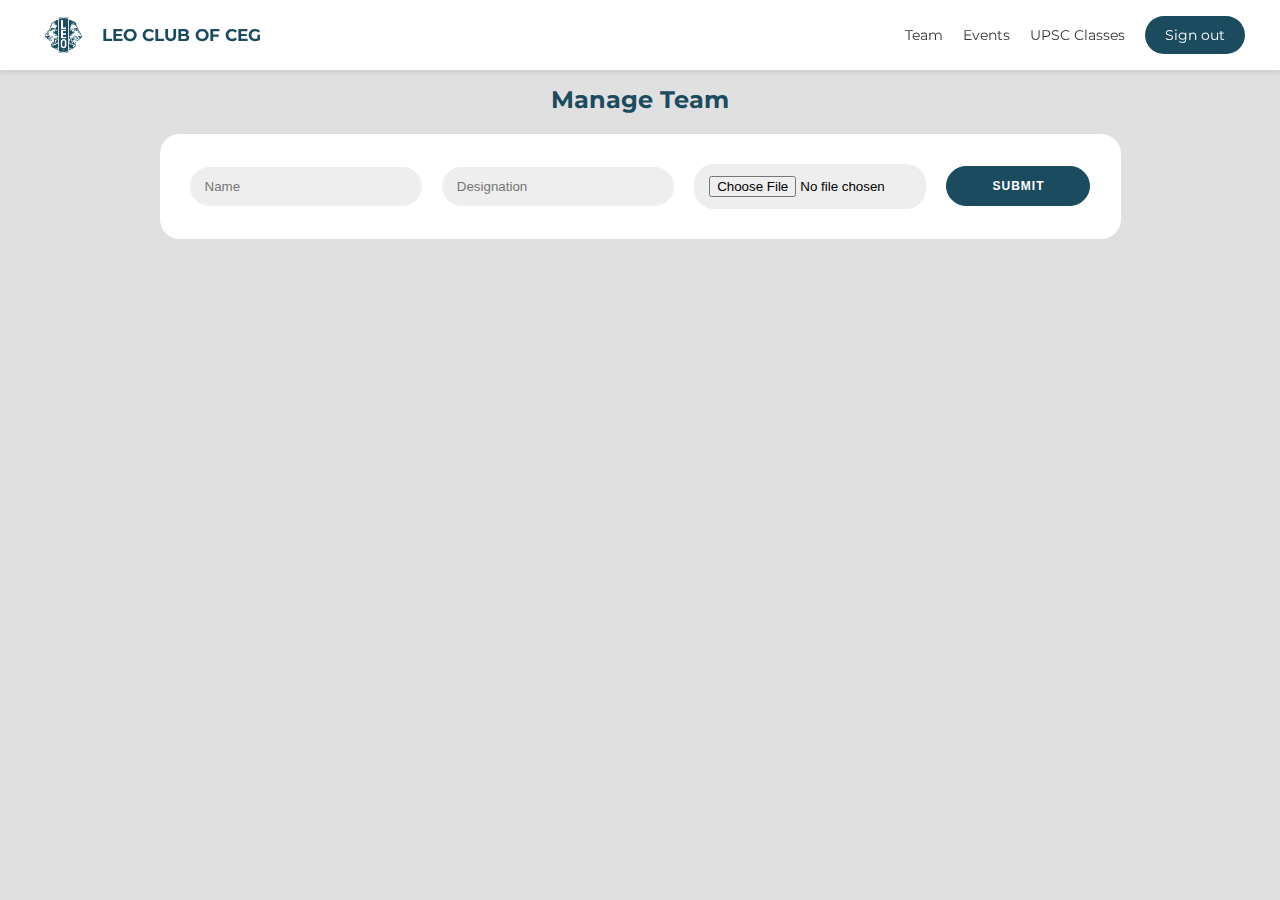
<file: admin.html>
<!DOCTYPE html>
<html lang="en">
<head>
    <meta charset="UTF-8">
    <meta name="viewport" content="width=device-width, initial-scale=1.0">
    <title>LEO CLUB OF CEG-Admin</title>
    <link rel="stylesheet" href="Styles/admin.css">
    <script src="https://ajax.googleapis.com/ajax/libs/jquery/3.6.0/jquery.min.js"></script>

</head>
<body>
    <header id="header" class="header">
        <div class="container-fluid container-xl d-flex align-items-center justify-content-between">
            <a href="/" class="logo d-flex align-items-center">
                <img src="img/pngegg.png" alt="NSS Logo"> <!-- Path to your logo image -->
                <strong>LEO CLUB OF CEG</strong>
            </a>
            <nav id="navbar" class="navbar">
                <!-- Static menu structure, dynamically controlled in original React component -->
                <ul class="nav-links">
                    <li><a class="nav-link scrollto active" href="#team">Team</a></li>
                    <li><a class="nav-link scrollto" href="events.html">Events</a></li>
                    <li><a class="nav-link scrollto" href="#activity">UPSC Classes</a></li>
                    <li><a class="getstarted scrollto" href="index.html">Sign out</a></li>
                </ul>
            </nav>
        </div>
    </header>

    <div class="admin-container">
        <div class="form-con">
            <h2>Manage Team</h2>
            <form id="addMemberForm" enctype="multipart/form-data">
                <input type="text" name="name" id="name" placeholder="Name" required/>
                <input type="text" name="designation" id="designation" placeholder="Designation" required/>
                <input type="file" name="image" id="image" placeholder="Image" required/>
                <button type="submit">Submit</button>
            </form>
            <div id="notification"></div>
        </div>
        <div class="display-container team-members">
            <!-- Container to display team members, if needed -->
        </div>
    </div>

    <script>
        $(document).ready(function() {
            $('#addMemberForm').submit(function(e) {
                e.preventDefault(); // Prevent default form submission

                // Create FormData object to send form data
                var formData = new FormData(this);

                // AJAX request to handle form submission
                $.ajax({
                    url: 'admin.php',
                    type: 'POST',
                    data: formData,
                    dataType: 'text',
                    processData: false,
                    contentType: false,
                    success: function(response) {
                        $('#notification').text(response); // Show response in notification area
                        $('#addMemberForm')[0].reset(); // Reset form fields

                        // Hide notification after 2 seconds
                        setTimeout(function() {
                            $('#notification').fadeOut();
                        }, 2000);
                    },
                    error: function(xhr, status, error) {
                        console.error('Error:', error);
                    }
                });
            });
        });
    </script>
</body>
</html>
</file>
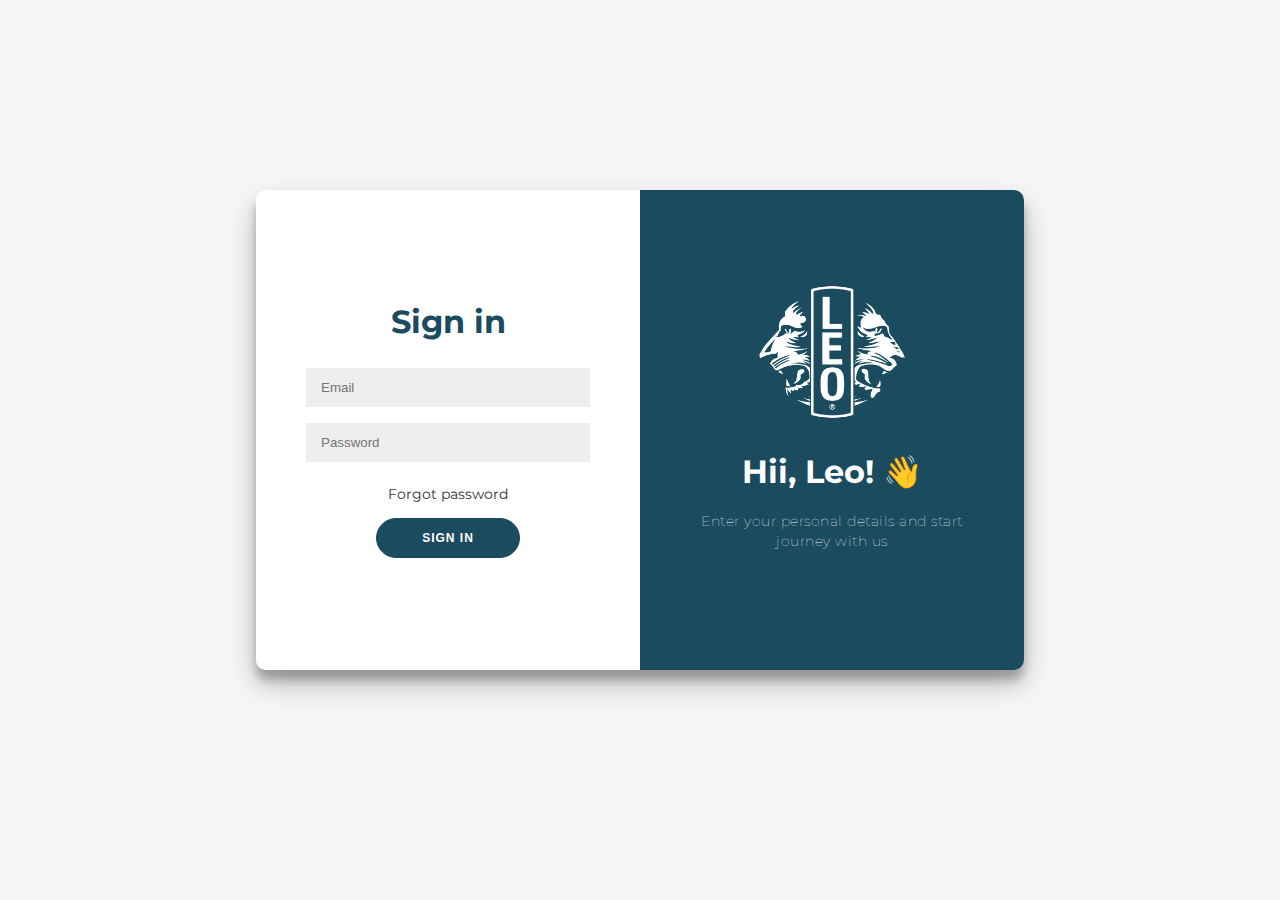
<file: signin.html>
<!DOCTYPE html>
<html lang="en">
<head>
    <meta charset="UTF-8">
    <meta name="viewport" content="width=device-width, initial-scale=1.0">
    <title>LEO CLUB OF CEG-Sign in</title>
    <link rel="stylesheet" href="Styles/signin.css">
    <script>
        function signIn() {
            event.preventDefault(); // Prevent form submission
            
            var form = document.querySelector('form');
            var formData = new FormData(form);
            
            fetch('connect.php', {
                method: 'POST',
                body: formData
            })
            .then(response => response.json())
            .then(data => {
                if (data.success) {
                    window.location.href = data.redirect; // Redirect on successful login
                } else {
                    alert(data.message); // Alert on failed login
                }
            })
            .catch(error => {
                console.error('Error:', error);
            });
        }
    </script>
</head>
<body>
    <div class="container" id="container">
        <div class="form-container sign-in-container">
            <form onsubmit="signIn()">
                <h3>Sign in</h3>
                <br>
                <input type="email" placeholder="Email" id="gmail" name="gmail" required/>
                <input type="password" placeholder="Password" id="password" name="password" required/>
                <a href="#">Forgot password</a>
                <button type="submit">Sign In</button>
            </form>
        </div>
        <div class="overlay-container">
            <div class="overlay">
                <div class="overlay-panel overlay-right">
                    <img src="img/pngegg.png" style="height: 150px; width: 150px; margin-top: -2px; margin-bottom: 25px;" alt="logo">
                    <h1>Hii, Leo! 👋</h1>
                    <p>Enter your personal details and start journey with us</p>
                </div>
            </div>
        </div>
    </div>
</body>
</html>
</file>
<file: Styles/admin.css>
@import url('https://fonts.googleapis.com/css?family=Montserrat:400,800');

* {
	box-sizing: border-box;
}

body {
	background: #e0e0e0;
	display: flex;
	justify-content: center;
	align-items: center;
	flex-direction: column;
	font-family: 'Montserrat', sans-serif;
	height: 100vh;
	margin: -20px 0 20px;
}

h1 {
	font-weight: bold;
	margin: 0;
}

h3, .h3 {
	font-weight: bold;
	margin: 0;
  color: #1A4B5F;
  font-size: 2em;
  
}

h2 {
	text-align: center;
	color: #1A4B5F;
}

p {
	font-size: 14px;
	font-weight: 100;
	line-height: 20px;
	letter-spacing: 0.5px;
	margin: 20px 0 30px;
}

span {
	font-size: 12px;
}

a {
	color: #333;
	font-size: 14px;
	text-decoration: none;
	margin: 15px 0;
}

button {
	border-radius: 20px;
	border: 1px solid #1A4B5F;
	background-color: #1A4B5F;
	color: #FFFFFF;
	font-size: 12px;
	font-weight: bold;
	padding: 12px 45px;
	letter-spacing: 1px;
	text-transform: uppercase;
	transition: transform 80ms ease-in;
}

button:hover{
	background-color: #002b3c;
}

/* Manage Team */

form {
	background-color: #ffffff;
	display: flex;
	align-items: center;
	justify-content: center;
	flex-direction: row;
	padding: 30px;
	height: 100%;
	text-align: center;
	border-radius: 20px;
	margin-top: 10px;
}

input {
	background-color: #eee;
	border: none;
	padding: 12px 15px;
	margin-right: 20px;
	width: 100%;
	border-radius: 20px;
	/* margin: 10px; */
}

.admin-container {
	margin-top: 15px;
    display: flex;
    justify-content: center;
    align-items: flex-start; /* Align items at the top */
    height: 100vh; /* Full viewport height */
    padding-top: 20px; /* Optional: Add some padding at the top */
}

.form-con {
	margin-top: 50px;
}



/* admin nav */

        /* Basic styles for the converted content */
        .header {
            position: fixed;
            top: 0;
            width: 100%;
            z-index: 1000;
            background: #fff;
            transition: 0.3s;
            box-shadow: 0 2px 5px rgba(0, 0, 0, 0.1);
        }
        .header-scrolled {
            box-shadow: 0 2px 5px rgba(0, 0, 0, 0.1);
        }
        .container-fluid {
            margin: 0 auto;
            padding: 0 25px;
            display: flex;
            justify-content: space-between;
            align-items: center;
        }
        .logo {
            display: flex;
            align-items: center;
        }
        .logo img {
          
            max-height: 40px;
            margin-left: 20px;
            margin-right: 10px;
        }
        
        strong, .strong {
          font-size: 17px;
          color: #1A4B5F;
          margin-left: 10px;
        }

        .navbar {
            display: flex;
            align-items: center;
        }
        .nav-links, .nav-links-mobile {
            list-style: none;
            padding: 0;
            margin: 0;
            display: flex;
        }
        .nav-links-mobile {
            flex-direction: column;
        }
        .nav-links li, .nav-links-mobile li {
            margin: 0 10px;
        }
        .nav-link {
            text-decoration: none;
            color: #333;
        }
        .getstarted {
            background-color: #1A4B5F;
            color: #fff;
            padding: 10px 20px;
            border: none;
            border-radius: 50px;
            cursor: pointer;
        }
        .mobile-menu-icon {
            background: none;
            border: none;
            font-size: 24px;
            cursor: pointer;
            display: none; /* Initially hidden, can be shown with JavaScript */
        }
</file>
<file: Styles/signin.css>
@import url('https://fonts.googleapis.com/css?family=Montserrat:400,800');

* {
	box-sizing: border-box;
}

body {
	background: #f6f5f7;
	display: flex;
	justify-content: center;
	align-items: center;
	flex-direction: column;
	font-family: 'Montserrat', sans-serif;
	height: 100vh;
	margin: -20px 0 20px;
}

h1 {
	font-weight: bold;
	margin: 0;
}

h3, .h3 {
	font-weight: bold;
	margin: 0;
  color: #1A4B5F;
  font-size: 2em;
  
}

h2 {
	text-align: center;
}

p {
	font-size: 14px;
	font-weight: 100;
	line-height: 20px;
	letter-spacing: 0.5px;
	margin: 20px 0 30px;
}

span {
	font-size: 12px;
}

a {
	color: #333;
	font-size: 14px;
	text-decoration: none;
	margin: 15px 0;
}

button {
	border-radius: 20px;
	border: 1px solid #1A4B5F;
	background-color: #1A4B5F;
	color: #FFFFFF;
	font-size: 12px;
	font-weight: bold;
	padding: 12px 45px;
	letter-spacing: 1px;
	text-transform: uppercase;
	transition: transform 80ms ease-in;
}


button:active {
	transform: scale(0.95);
}

button:focus {
	outline: none;
}

button.ghost {
	background-color: transparent;
	border-color: #FFFFFF;
}



form {
	background-color: #FFFFFF;
	display: flex;
	align-items: center;
	justify-content: center;
	flex-direction: column;
	padding: 0 50px;
	height: 100%;
	text-align: center;
}

input {
	background-color: #eee;
	border: none;
	padding: 12px 15px;
	margin: 8px 0;
	width: 100%;
}

.container {
	background-color: #fff;
	border-radius: 10px;
  	box-shadow: 0 14px 28px rgba(0,0,0,0.25), 
			0 10px 10px rgba(0,0,0,0.22);
	position: relative;
	overflow: hidden;
	width: 768px;
	max-width: 100%;
	min-height: 480px;
}

.form-container {
	position: absolute;
	top: 0;
	height: 100%;
	transition: all 0.6s ease-in-out;
}

.sign-in-container {
	left: 0;
	width: 50%;
	z-index: 2;
}



@keyframes show {
	0%, 49.99% {
		opacity: 0;
		z-index: 1;
	}
	
	50%, 100% {
		opacity: 1;
		z-index: 5;
	}
}

.overlay-container {
	position: absolute;
	top: 0;
	left: 50%;
	width: 50%;
	height: 100%;
	overflow: hidden;
	transition: transform 0.6s ease-in-out;
	z-index: 100;
}

.container.right-panel-active .overlay-container{
	transform: translateX(-100%);
}

.overlay {
	background: #1A4B5F;
	background: -webkit-linear-gradient(to right, #1A4B5F, #1A4B5F);
	background: linear-gradient(to right, #1A4B5F, #1A4B5F);
	background-repeat: no-repeat;
	background-size: cover;
	background-position: 0 0;
	color: #FFFFFF;
	position: relative;
	left: -100%;
	height: 100%;
	width: 200%;
  	transform: translateX(0);
	transition: transform 0.6s ease-in-out;
}

.container.right-panel-active .overlay {
  	transform: translateX(50%);
}

.overlay-panel {
	position: absolute;
	display: flex;
	align-items: center;
	justify-content: center;
	flex-direction: column;
	padding: 0 40px;
	text-align: center;
	top: 0;
	height: 100%;
	width: 50%;
	transform: translateX(0);
	transition: transform 0.6s ease-in-out;
}

.overlay-left {
	transform: translateX(-20%);
}

.container.right-panel-active .overlay-left {
	transform: translateX(0);
}

.overlay-right {
	right: 0;
	transform: translateX(0);
}

.container.right-panel-active .overlay-right {
	transform: translateX(20%);
}
</file>
